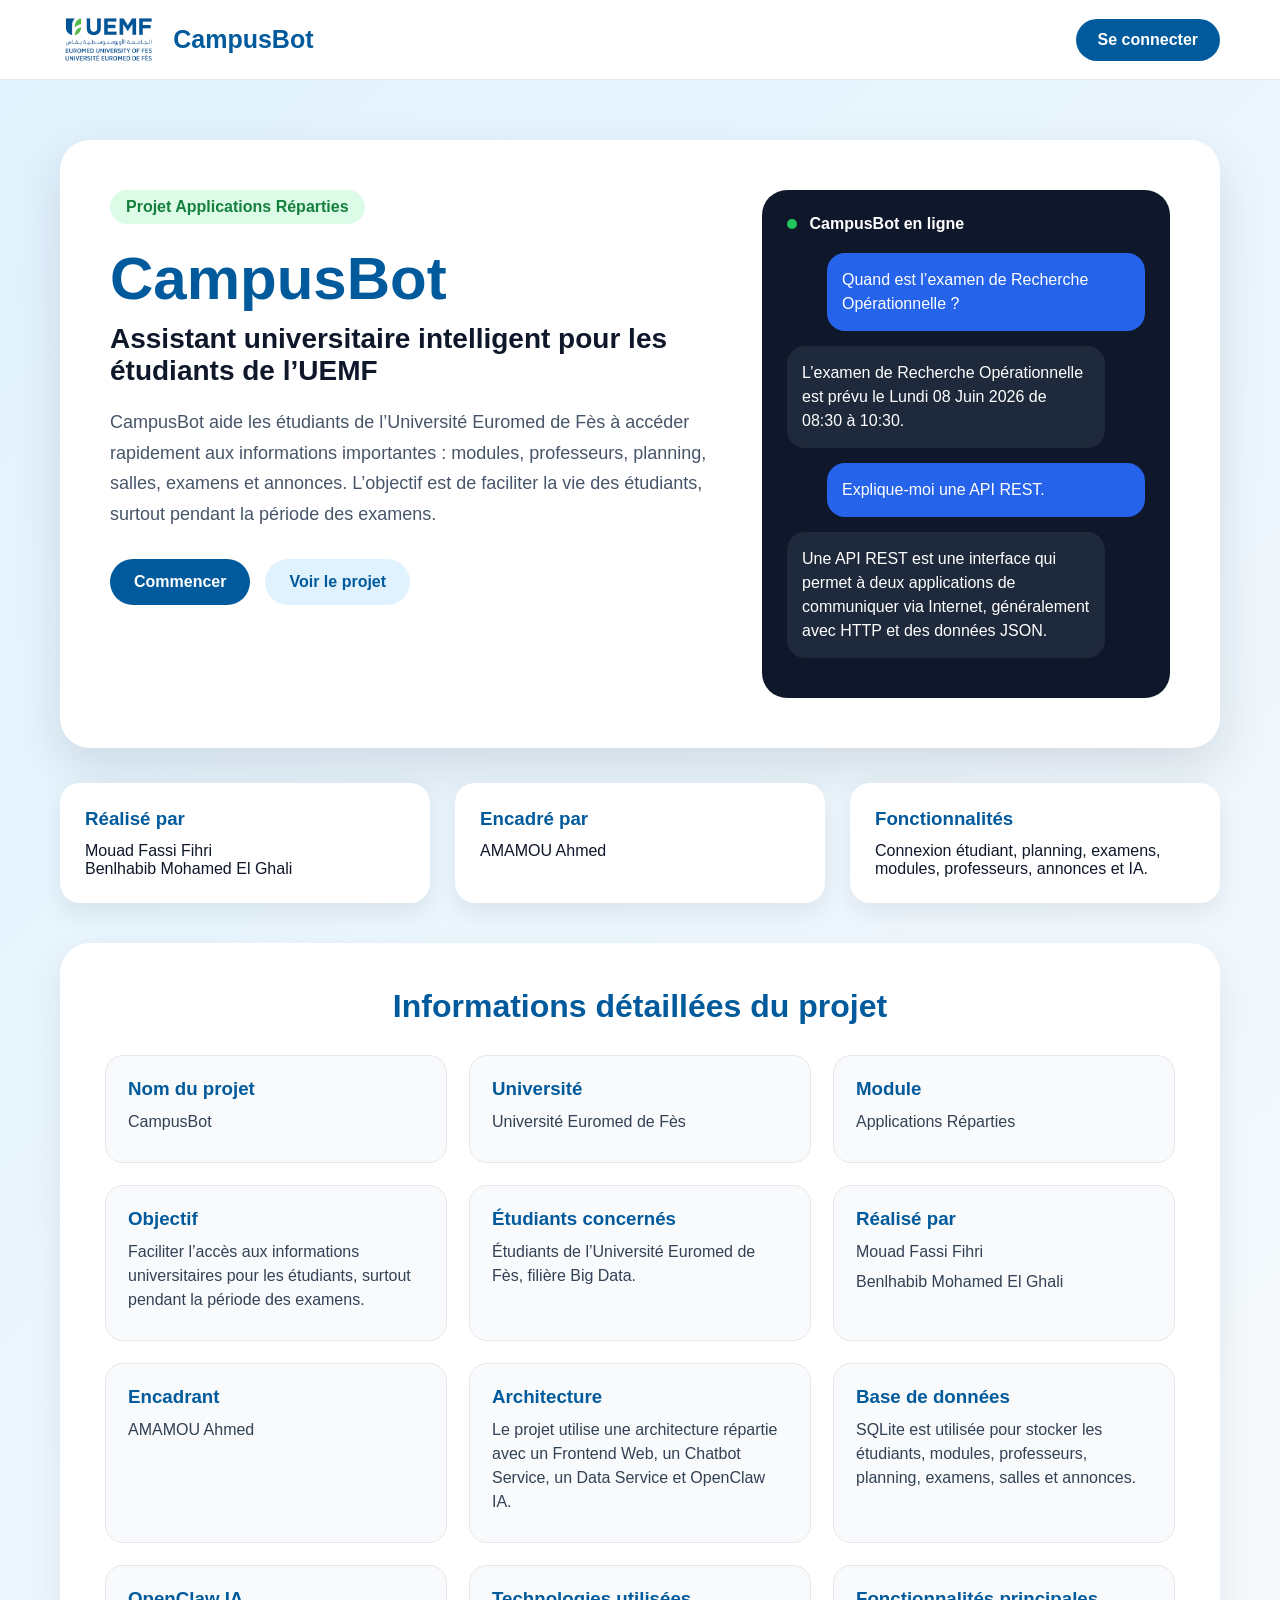
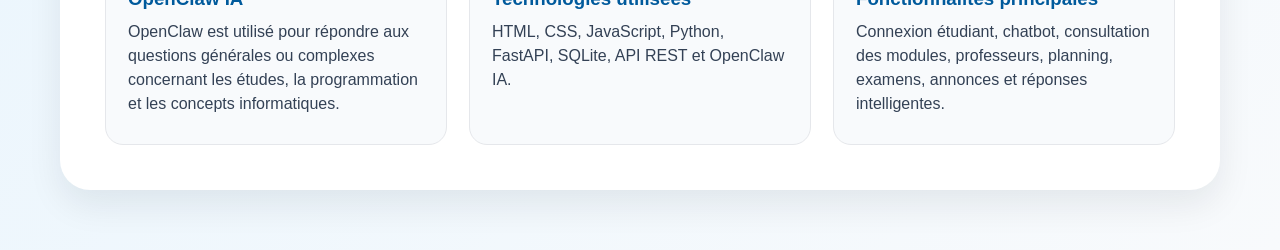
<file: Projet_Final/frontend/index.html>
<!DOCTYPE html>
<html lang="fr">
<head>
    <meta charset="UTF-8">
    <title>CampusBot - UEMF</title>
    <link rel="stylesheet" href="style.css">
</head>
<body class="landing-body">

    <nav class="landing-nav">
        <div class="nav-brand">
            <img src="assets/logo-uemf.png" alt="Logo UEMF">
            <span>CampusBot</span>
        </div>

        <a href="login.html" class="nav-login-btn">Se connecter</a>
    </nav>

    <main class="landing-main">

        <section class="hero-card">
            <div class="hero-left">
                <p class="badge">Projet Applications Réparties</p>

                <h1>CampusBot</h1>

                <h2>Assistant universitaire intelligent pour les étudiants de l’UEMF</h2>

                <p class="hero-description">
                    CampusBot aide les étudiants de l’Université Euromed de Fès à accéder rapidement
                    aux informations importantes : modules, professeurs, planning, salles, examens et annonces.
                    L’objectif est de faciliter la vie des étudiants, surtout pendant la période des examens.
                </p>

                <div class="hero-actions">
                    <a href="login.html" class="primary-btn">Commencer</a>
                    <a href="#project-details" class="secondary-btn">Voir le projet</a>
                </div>
            </div>

            <div class="hero-right">
                <div class="bot-preview">
                    <div class="bot-header">
                        <span class="bot-dot"></span>
                        CampusBot en ligne
                    </div>

                    <div class="preview-message user-preview">
                        Quand est l’examen de Recherche Opérationnelle ?
                    </div>

                    <div class="preview-message bot-preview-msg">
                        L’examen de Recherche Opérationnelle est prévu le Lundi 08 Juin 2026 de 08:30 à 10:30.
                    </div>

                    <div class="preview-message user-preview">
                        Explique-moi une API REST.
                    </div>

                    <div class="preview-message bot-preview-msg">
                        Une API REST est une interface qui permet à deux applications de communiquer via Internet, généralement avec HTTP et des données JSON.
                    </div>
                </div>
            </div>
        </section>

        <section class="info-grid">
            <div class="info-card">
                <h3>Réalisé par</h3>
                <p>Mouad Fassi Fihri</p>
                <p>Benlhabib Mohamed El Ghali</p>
            </div>

            <div class="info-card">
                <h3>Encadré par</h3>
                <p>AMAMOU Ahmed</p>
            </div>

            <div class="info-card">
                <h3>Fonctionnalités</h3>
                <p>Connexion étudiant, planning, examens, modules, professeurs, annonces et IA.</p>
            </div>
        </section>

        <section id="project-details" class="project-details">
            <h2>Informations détaillées du projet</h2>

            <div class="details-grid">

                <div class="details-card">
                    <h3>Nom du projet</h3>
                    <p>CampusBot</p>
                </div>

                <div class="details-card">
                    <h3>Université</h3>
                    <p>Université Euromed de Fès</p>
                </div>

                <div class="details-card">
                    <h3>Module</h3>
                    <p>Applications Réparties</p>
                </div>

                <div class="details-card">
                    <h3>Objectif</h3>
                    <p>
                        Faciliter l’accès aux informations universitaires pour les étudiants,
                        surtout pendant la période des examens.
                    </p>
                </div>

                <div class="details-card">
                    <h3>Étudiants concernés</h3>
                    <p>Étudiants de l’Université Euromed de Fès, filière Big Data.</p>
                </div>

                <div class="details-card">
                    <h3>Réalisé par</h3>
                    <p>Mouad Fassi Fihri</p>
                    <p>Benlhabib Mohamed El Ghali</p>
                </div>

                <div class="details-card">
                    <h3>Encadrant</h3>
                    <p>AMAMOU Ahmed</p>
                </div>

                <div class="details-card">
                    <h3>Architecture</h3>
                    <p>
                        Le projet utilise une architecture répartie avec un Frontend Web,
                        un Chatbot Service, un Data Service et OpenClaw IA.
                    </p>
                </div>

                <div class="details-card">
                    <h3>Base de données</h3>
                    <p>
                        SQLite est utilisée pour stocker les étudiants, modules, professeurs,
                        planning, examens, salles et annonces.
                    </p>
                </div>

                <div class="details-card">
                    <h3>OpenClaw IA</h3>
                    <p>
                        OpenClaw est utilisé pour répondre aux questions générales ou complexes
                        concernant les études, la programmation et les concepts informatiques.
                    </p>
                </div>

                <div class="details-card">
                    <h3>Technologies utilisées</h3>
                    <p>HTML, CSS, JavaScript, Python, FastAPI, SQLite, API REST et OpenClaw IA.</p>
                </div>

                <div class="details-card">
                    <h3>Fonctionnalités principales</h3>
                    <p>
                        Connexion étudiant, chatbot, consultation des modules, professeurs,
                        planning, examens, annonces et réponses intelligentes.
                    </p>
                </div>

            </div>
        </section>

    </main>

</body>
</html>
</file>
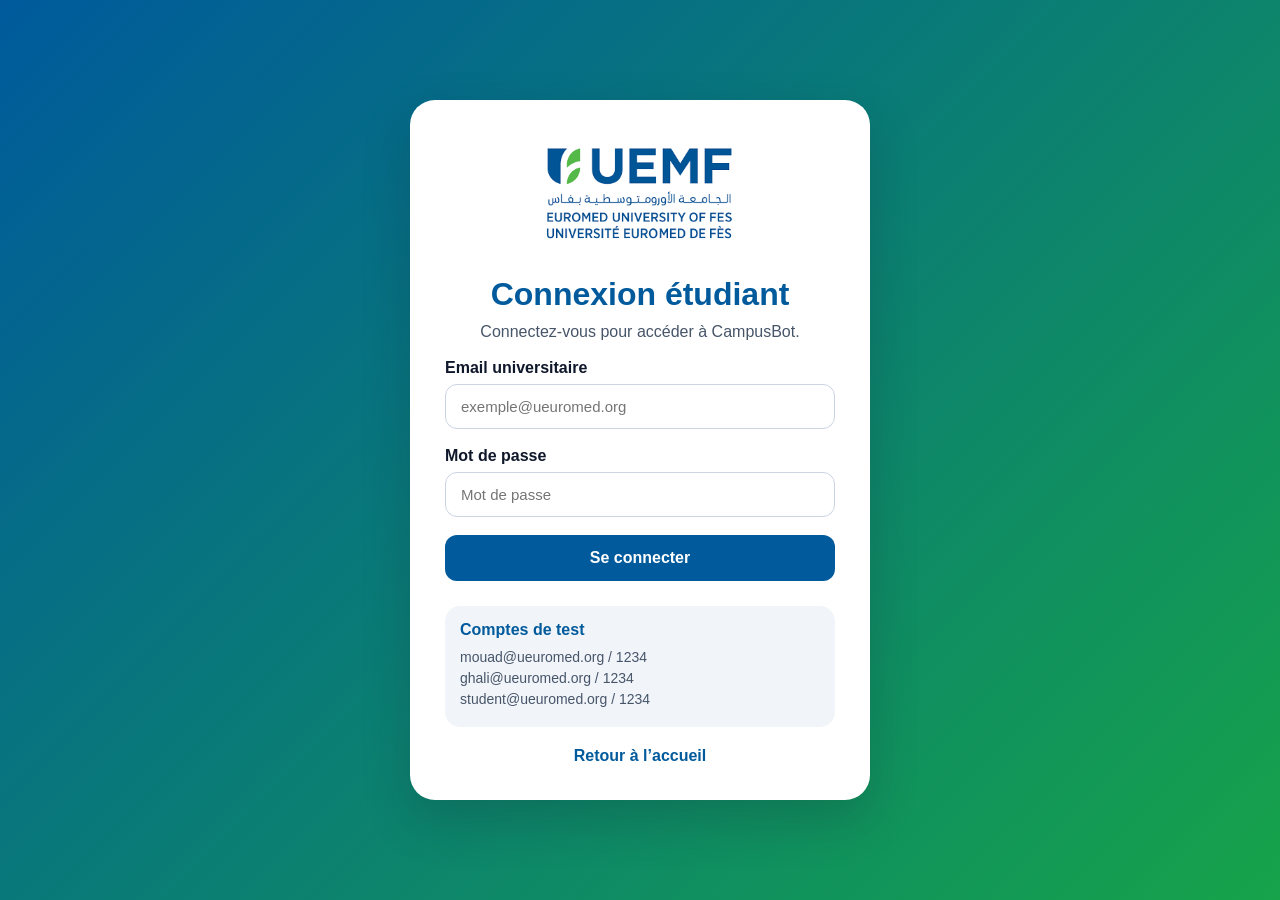
<file: Projet_Final/frontend/chat.html>
﻿<!DOCTYPE html>
<html lang="fr">
<head>
    <meta charset="UTF-8">
    <title>CampusBot - Chat</title>
    <link rel="stylesheet" href="style.css">
</head>
<body>

    <div class="app-container">

        <aside class="sidebar">
            <div class="logo-box">
                <img src="assets/logo-uemf.png" alt="Logo UEMF">
            </div>

            <h1>CampusBot</h1>
            <p class="subtitle">Assistant universitaire intelligent</p>

            <div class="student-panel">
                <h3>Étudiant connecté</h3>
                <p id="studentName">Étudiant</p>
                <button onclick="logout()" class="logout-btn">Déconnexion</button>
            </div>

            <div class="students-box">
                <h3>Réalisé par</h3>
                <p>Mouad Fassi Fihri</p>
                <p>Benlhabib Mohamed El Ghali</p>
            </div>

            <div class="students-box">
                <h3>Encadré par</h3>
                <p>AMAMOU Ahmed</p>
            </div>

            <div class="features-box">
                <h3>CampusBot répond sur :</h3>
                <ul>
                    <li>Modules</li>
                    <li>Professeurs</li>
                    <li>Planning</li>
                    <li>Salles</li>
                    <li>Examens</li>
                    <li>Annonces</li>
                    <li>Questions générales avec OpenClaw IA</li>
                </ul>
            </div>
        </aside>

        <main class="chat-section">

            <header class="chat-header">
                <div>
                    <h2>Chat universitaire</h2>
                    <p>Posez une question concernant votre université ou vos études.</p>
                </div>

                <span class="status">● En ligne</span>
            </header>

            <section id="chatBox" class="chat-box">
                <div class="message bot-message">
                    <div class="avatar">CB</div>
                    <div class="bubble">
                        Bonjour, je suis CampusBot. Je peux vous aider concernant les modules, professeurs, planning, salles, examens et annonces. Pour les questions générales, j’utilise OpenClaw IA.
                    </div>
                </div>
            </section>

            <div class="quick-questions">
                <button onclick="sendQuickQuestion('Quels sont les modules disponibles ?')">Modules</button>
                <button onclick="sendQuickQuestion('Quel est le planning de lundi ?')">Planning</button>
                <button onclick="sendQuickQuestion('Quels sont les examens ?')">Examens</button>
                <button onclick="sendQuickQuestion('Quelles sont les annonces ?')">Annonces</button>
                <button onclick="sendQuickQuestion('Explique moi les modèles de couleur')">OpenClaw IA</button>
            </div>

            <footer class="input-area">
                <input
                    type="text"
                    id="userInput"
                    placeholder="Écrivez votre question ici..."
                    onkeydown="handleKeyPress(event)"
                >
                <button onclick="sendMessage()">Envoyer</button>
            </footer>

        </main>

    </div>

    <script src="script.js?v=999"></script>
</body>
</html>
</file>
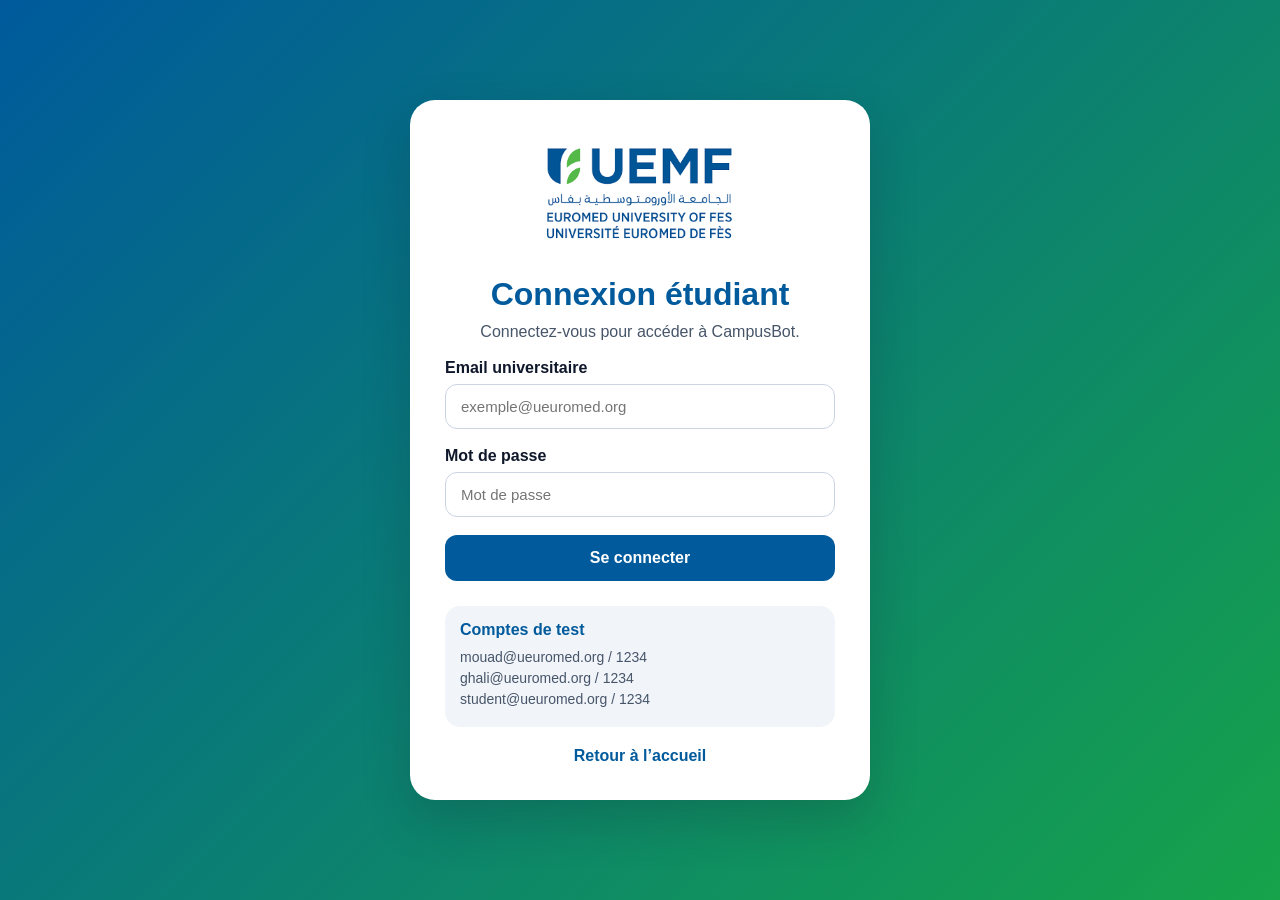
<file: Projet_Final/frontend/login.html>
﻿<!DOCTYPE html>
<html lang="fr">
<head>
    <meta charset="UTF-8">
    <title>Connexion - CampusBot</title>
    <link rel="stylesheet" href="style.css">
</head>
<body class="login-body">

    <div class="login-container">
        <div class="login-card">
            <img src="assets/logo-uemf.png" alt="Logo UEMF" class="login-logo">

            <h1>Connexion étudiant</h1>
            <p>Connectez-vous pour accéder à CampusBot.</p>

            <div class="input-group">
                <label>Email universitaire</label>
                <input type="email" id="email" placeholder="exemple@ueuromed.org" autocomplete="off">
            </div>

            <div class="input-group">
                <label>Mot de passe</label>
                <input type="password" id="password" placeholder="Mot de passe" autocomplete="off">
            </div>

            <button type="button" id="loginButton" class="login-btn">Se connecter</button>

            <p id="loginMessage" class="login-message"></p>

            <div class="demo-accounts">
                <h4>Comptes de test</h4>
                <p>mouad@ueuromed.org / 1234</p>
                <p>ghali@ueuromed.org / 1234</p>
                <p>student@ueuromed.org / 1234</p>
            </div>

            <a href="index.html" class="back-link">Retour à l’accueil</a>
        </div>
    </div>

    <script>
        const students = [
            {
                full_name: "Mouad Fassi Fihri",
                email: "mouad@ueuromed.org",
                password: "1234"
            },
            {
                full_name: "Benlhabib Mohamed El Ghali",
                email: "ghali@ueuromed.org",
                password: "1234"
            },
            {
                full_name: "Étudiant Test",
                email: "student@ueuromed.org",
                password: "1234"
            }
        ];

        function loginStudent() {
            const email = document.getElementById("email").value.trim().toLowerCase();
            const password = document.getElementById("password").value.trim();
            const messageBox = document.getElementById("loginMessage");

            if (email === "" || password === "") {
                messageBox.textContent = "Veuillez remplir l'email et le mot de passe.";
                messageBox.className = "login-message error";
                return;
            }

            const student = students.find(function(item) {
                return item.email === email && item.password === password;
            });

            if (!student) {
                messageBox.textContent = "Email ou mot de passe incorrect.";
                messageBox.className = "login-message error";
                return;
            }

            localStorage.setItem("campusbot_student", JSON.stringify({
                full_name: student.full_name,
                email: student.email
            }));

            window.location.href = "chat.html?v=" + Date.now();
        }

        document.getElementById("loginButton").addEventListener("click", loginStudent);

        document.addEventListener("keydown", function(event) {
            if (event.key === "Enter") {
                loginStudent();
            }
        });
    </script>

</body>
</html>
</file>
<file: Projet_Final/frontend/style.css>
* {
    margin: 0;
    padding: 0;
    box-sizing: border-box;
}

body {
    font-family: Arial, sans-serif;
    color: #0f172a;
}

/* Landing page */

.landing-body {
    background: linear-gradient(135deg, #e0f2fe, #f8fafc);
    min-height: 100vh;
}

.landing-nav {
    height: 80px;
    padding: 0 60px;
    display: flex;
    align-items: center;
    justify-content: space-between;
    background: white;
    border-bottom: 1px solid #e5e7eb;
}

.nav-brand {
    display: flex;
    align-items: center;
    gap: 15px;
    font-size: 25px;
    font-weight: bold;
    color: #005a9c;
}

.nav-brand img {
    height: 55px;
}

.nav-login-btn {
    text-decoration: none;
    background: #005a9c;
    color: white;
    padding: 12px 22px;
    border-radius: 30px;
    font-weight: bold;
}

.landing-main {
    padding: 60px;
}

.hero-card {
    background: white;
    border-radius: 30px;
    padding: 50px;
    display: grid;
    grid-template-columns: 1.2fr 0.8fr;
    gap: 40px;
    box-shadow: 0 20px 50px rgba(15, 23, 42, 0.12);
}

.badge {
    display: inline-block;
    background: #dcfce7;
    color: #15803d;
    padding: 8px 16px;
    border-radius: 20px;
    font-weight: bold;
    margin-bottom: 20px;
}

.hero-left h1 {
    font-size: 60px;
    color: #005a9c;
    margin-bottom: 10px;
}

.hero-left h2 {
    font-size: 28px;
    margin-bottom: 20px;
}

.hero-description {
    font-size: 18px;
    line-height: 1.7;
    color: #475569;
    margin-bottom: 30px;
}

.hero-actions {
    display: flex;
    gap: 15px;
}

.primary-btn,
.secondary-btn {
    text-decoration: none;
    padding: 14px 24px;
    border-radius: 30px;
    font-weight: bold;
}

.primary-btn {
    background: #005a9c;
    color: white;
}

.secondary-btn {
    background: #e0f2fe;
    color: #005a9c;
}

.bot-preview {
    background: #0f172a;
    border-radius: 25px;
    padding: 25px;
    color: white;
}

.bot-header {
    margin-bottom: 20px;
    font-weight: bold;
}

.bot-dot {
    display: inline-block;
    width: 10px;
    height: 10px;
    background: #22c55e;
    border-radius: 50%;
    margin-right: 8px;
}

.preview-message {
    padding: 15px;
    border-radius: 18px;
    margin-bottom: 15px;
    line-height: 1.5;
}

.user-preview {
    background: #2563eb;
    margin-left: 40px;
}

.bot-preview-msg {
    background: #1e293b;
    margin-right: 40px;
}

.info-grid {
    margin-top: 35px;
    display: grid;
    grid-template-columns: repeat(3, 1fr);
    gap: 25px;
}

.info-card {
    background: white;
    padding: 25px;
    border-radius: 20px;
    box-shadow: 0 10px 25px rgba(15, 23, 42, 0.08);
}

.info-card h3 {
    color: #005a9c;
    margin-bottom: 12px;
}

/* Login page */

.login-body {
    background: linear-gradient(135deg, #005a9c, #16a34a);
    min-height: 100vh;
    display: flex;
    align-items: center;
    justify-content: center;
    padding: 30px;
}

.login-container {
    width: 100%;
    max-width: 460px;
}

.login-card {
    background: white;
    border-radius: 25px;
    padding: 35px;
    text-align: center;
    box-shadow: 0 20px 50px rgba(15, 23, 42, 0.2);
}

.login-logo {
    width: 210px;
    margin-bottom: 20px;
}

.login-card h1 {
    color: #005a9c;
    margin-bottom: 10px;
}

.login-card p {
    color: #475569;
    margin-bottom: 18px;
}

.input-group {
    text-align: left;
    margin-bottom: 18px;
}

.input-group label {
    display: block;
    margin-bottom: 7px;
    font-weight: bold;
}

.input-group input {
    width: 100%;
    padding: 13px 15px;
    border: 1px solid #cbd5e1;
    border-radius: 12px;
    font-size: 15px;
}

.login-btn {
    width: 100%;
    border: none;
    background: #005a9c;
    color: white;
    padding: 14px;
    border-radius: 12px;
    font-size: 16px;
    cursor: pointer;
    font-weight: bold;
}

.login-btn:hover {
    background: #00497d;
}

.login-message {
    margin-top: 15px;
    font-weight: bold;
}

.login-message.error {
    color: #dc2626;
}

.demo-accounts {
    margin-top: 25px;
    background: #f1f5f9;
    padding: 15px;
    border-radius: 15px;
    text-align: left;
}

.demo-accounts h4 {
    margin-bottom: 10px;
    color: #005a9c;
}

.demo-accounts p {
    margin-bottom: 5px;
    font-size: 14px;
}

.back-link {
    display: inline-block;
    margin-top: 20px;
    color: #005a9c;
    text-decoration: none;
    font-weight: bold;
}

/* Chat page */

.app-container {
    display: flex;
    min-height: 100vh;
}

.sidebar {
    width: 340px;
    background: linear-gradient(180deg, #0f172a, #1e293b);
    color: white;
    padding: 25px;
    overflow-y: auto;
}

.logo-box {
    background: white;
    border-radius: 16px;
    padding: 12px;
    margin-bottom: 20px;
}

.logo-box img {
    width: 100%;
}

.sidebar h1 {
    color: #38bdf8;
    margin-bottom: 8px;
}

.subtitle {
    color: #cbd5e1;
    margin-bottom: 25px;
}

.student-panel,
.students-box,
.features-box {
    background: rgba(255, 255, 255, 0.08);
    padding: 18px;
    border-radius: 16px;
    margin-bottom: 20px;
}

.student-panel h3,
.students-box h3,
.features-box h3 {
    color: #38bdf8;
    margin-bottom: 10px;
}

.student-panel p,
.students-box p {
    margin-bottom: 8px;
    color: #e2e8f0;
}

.logout-btn {
    margin-top: 8px;
    border: none;
    background: #ef4444;
    color: white;
    padding: 8px 13px;
    border-radius: 12px;
    cursor: pointer;
    font-weight: bold;
}

.features-box ul {
    list-style: none;
}

.features-box li {
    padding: 8px 0;
    border-bottom: 1px solid rgba(255, 255, 255, 0.08);
}

.chat-section {
    flex: 1;
    display: flex;
    flex-direction: column;
    background: #f8fafc;
}

.chat-header {
    height: 90px;
    padding: 20px 35px;
    background: white;
    border-bottom: 1px solid #e5e7eb;
    display: flex;
    align-items: center;
    justify-content: space-between;
}

.chat-header h2 {
    font-size: 25px;
    margin-bottom: 5px;
}

.chat-header p {
    color: #64748b;
}

.status {
    color: #16a34a;
    font-weight: bold;
    background: #dcfce7;
    padding: 8px 14px;
    border-radius: 30px;
}

.chat-box {
    flex: 1;
    padding: 30px;
    overflow-y: auto;
}

.message {
    display: flex;
    margin-bottom: 20px;
    align-items: flex-start;
    gap: 12px;
}

.user-message {
    justify-content: flex-end;
}

.bot-message {
    justify-content: flex-start;
}

.avatar {
    width: 40px;
    height: 40px;
    background: #0f172a;
    color: white;
    border-radius: 50%;
    display: flex;
    align-items: center;
    justify-content: center;
    font-weight: bold;
    flex-shrink: 0;
}

.user-message .avatar {
    background: #2563eb;
}

.bubble {
    max-width: 72%;
    padding: 15px 18px;
    border-radius: 18px;
    line-height: 1.5;
    white-space: pre-line;
}

.bot-message .bubble {
    background: white;
    border: 1px solid #e5e7eb;
}

.user-message .bubble {
    background: #2563eb;
    color: white;
}

.quick-questions {
    padding: 15px 30px;
    background: white;
    border-top: 1px solid #e5e7eb;
    display: flex;
    gap: 10px;
    flex-wrap: wrap;
}

.quick-questions button {
    border: none;
    background: #e0f2fe;
    color: #0369a1;
    padding: 10px 14px;
    border-radius: 20px;
    cursor: pointer;
    font-weight: bold;
}

.quick-questions button:hover {
    background: #bae6fd;
}

.input-area {
    height: 85px;
    background: white;
    border-top: 1px solid #e5e7eb;
    padding: 18px 30px;
    display: flex;
    gap: 12px;
}

.input-area input {
    flex: 1;
    border: 1px solid #cbd5e1;
    border-radius: 30px;
    padding: 0 20px;
    font-size: 16px;
    outline: none;
}

.input-area input:focus {
    border-color: #2563eb;
}

.input-area button {
    border: none;
    background: #2563eb;
    color: white;
    padding: 0 28px;
    border-radius: 30px;
    font-size: 16px;
    cursor: pointer;
    font-weight: bold;
}

.input-area button:hover {
    background: #1d4ed8;
}

@media screen and (max-width: 950px) {
    .hero-card {
        grid-template-columns: 1fr;
    }

    .info-grid {
        grid-template-columns: 1fr;
    }

    .app-container {
        flex-direction: column;
    }

    .sidebar {
        width: 100%;
    }

    .bubble {
        max-width: 85%;
    }
}
.project-details {
    margin-top: 40px;
    background: white;
    padding: 45px;
    border-radius: 30px;
    box-shadow: 0 15px 35px rgba(15, 23, 42, 0.08);
}

.project-details h2 {
    color: #005a9c;
    font-size: 32px;
    margin-bottom: 30px;
    text-align: center;
}

.details-grid {
    display: grid;
    grid-template-columns: repeat(3, 1fr);
    gap: 22px;
}

.details-card {
    background: #f8fafc;
    border: 1px solid #e5e7eb;
    padding: 22px;
    border-radius: 18px;
}

.details-card h3 {
    color: #005a9c;
    margin-bottom: 10px;
}

.details-card p {
    color: #334155;
    line-height: 1.5;
    margin-bottom: 6px;
}

@media screen and (max-width: 950px) {
    .details-grid {
        grid-template-columns: 1fr;
    }
}
.login-message.success {
    color: #16a34a;
}
</file>
